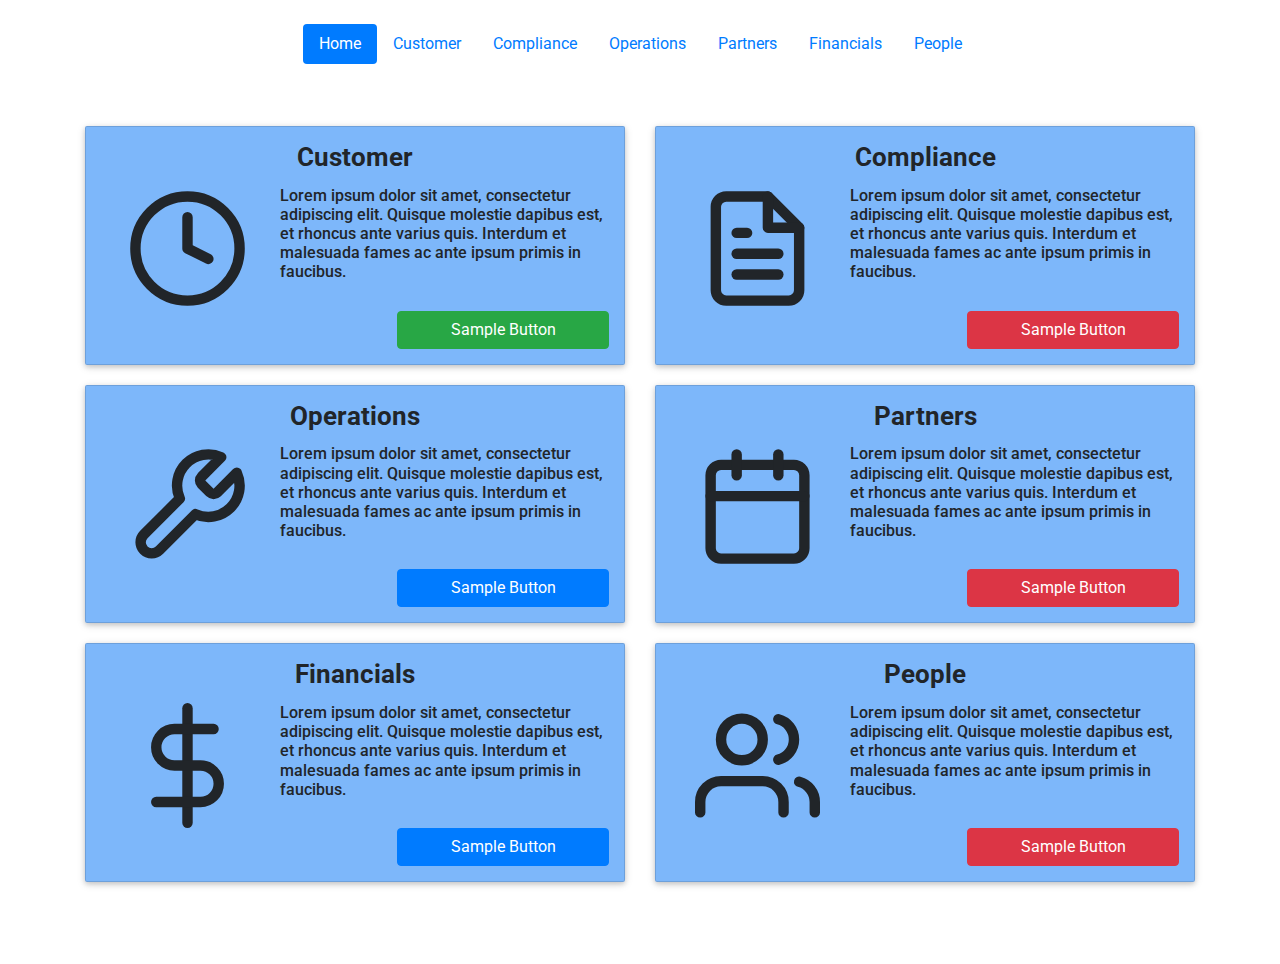
<file: index.html>
<!DOCTYPE html>
<html>

<head>
    <title>Sample Website</title>
    <meta charset="utf-8">
    <meta name="viewport" content="width=device-width, initial-scale=1">
    <link rel="stylesheet" href="https://maxcdn.bootstrapcdn.com/bootstrap/4.3.1/css/bootstrap.min.css">
    <script src="https://ajax.googleapis.com/ajax/libs/jquery/3.4.1/jquery.min.js"></script>
    <script src="https://cdnjs.cloudflare.com/ajax/libs/popper.js/1.14.7/umd/popper.min.js"></script>
    <script src="https://maxcdn.bootstrapcdn.com/bootstrap/4.3.1/js/bootstrap.min.js"></script>

    <script src="javascript/main.js"></script>

    <link href="css/main.css" rel="stylesheet" media="all">

    <body>
        <div class="container-fluid" id="header">

        </div>

        <section class="wrapper">
            <div class="container-fostrap">
                <div>
                    <!-- <h1 class="heading">
                        Sample Cards
                    </h1> -->
                </div>
                <div class="content">
                    <div class="container">
                        <div class="row">
                            <div class="col-xs-12 col-sm-6">
                                <div class="card d-flex flex-column">
                                    <div class="card-content">
                                        <h4 class="card-title text-center">
                                            Customer
                                        </h4>
                                        <div class="card-text">
                                            <div class="row">
                                                <div class="col-4 text-right">
                                                    <svg xmlns="http://www.w3.org/2000/svg" width="125" height="125" viewBox="0 0 24 24" fill="none" stroke="currentColor" stroke-width="2" stroke-linecap="round" stroke-linejoin="round" class="feather feather-clock">
                                                    <circle cx="12" cy="12" r="10"/>
                                                    <polyline points="12 6 12 12 16 14"/>
                                                </svg>
                                                </div>
                                                <div class="col-8 h6 text-left">
                                                    Lorem ipsum dolor sit amet, consectetur adipiscing elit. Quisque molestie dapibus est, et rhoncus ante varius quis. Interdum et malesuada fames ac ante ipsum primis in faucibus.
                                                </div>
                                            </div>
                                        </div>
                                        <div class="text-right">
                                            <a role="button" href="customer.html" class="btn btn-success col-5">Sample Button</a>
                                        </div>
                                    </div>
                                </div>
                            </div>
                            <div class="col-xs-12 col-sm-6">
                                <div class="card d-flex flex-column">
                                    <div class="card-content">
                                        <h4 class="card-title text-center">
                                            Compliance
                                        </h4>
                                        <div class="card-text">
                                            <div class="row">
                                                <div class="col-4 text-right">
                                                    <svg xmlns="http://www.w3.org/2000/svg" width="125" height="125" viewBox="0 0 24 24" fill="none" stroke="currentColor" stroke-width="2" stroke-linecap="round" stroke-linejoin="round" class="feather feather-file-text">
                                                            <path d="M14 2H6a2 2 0 0 0-2 2v16a2 2 0 0 0 2 2h12a2 2 0 0 0 2-2V8z"/>
                                                            <polyline points="14 2 14 8 20 8"/>
                                                            <line x1="16" y1="13" x2="8" y2="13"/><line x1="16" y1="17" x2="8" y2="17"/>
                                                            <polyline points="10 9 9 9 8 9"/>
                                                        </svg>
                                                </div>
                                                <div class="col-8 h6 text-left">
                                                    Lorem ipsum dolor sit amet, consectetur adipiscing elit. Quisque molestie dapibus est, et rhoncus ante varius quis. Interdum et malesuada fames ac ante ipsum primis in faucibus.
                                                </div>
                                            </div>
                                        </div>
                                        <div class="text-right">
                                            <a role="button" href="compliance.html" class="btn btn-danger col-5">Sample Button</a>
                                        </div>
                                    </div>
                                </div>
                            </div>
                        </div>
                        <div class="row">
                            <div class="col-xs-12 col-sm-6">
                                <div class="card d-flex flex-column">
                                    <div class="card-content">
                                        <h4 class="card-title text-center">
                                            Operations
                                        </h4>
                                        <div class="card-text">
                                            <div class="row">
                                                <div class="col-4 text-right">
                                                    <svg xmlns="http://www.w3.org/2000/svg" width="125" height="125" viewBox="0 0 24 24" fill="none" stroke="currentColor" stroke-width="2" stroke-linecap="round" stroke-linejoin="round" class="feather feather-tool"><path d="M14.7 6.3a1 1 0 0 0 0 1.4l1.6 1.6a1 1 0 0 0 1.4 0l3.77-3.77a6 6 0 0 1-7.94 7.94l-6.91 6.91a2.12 2.12 0 0 1-3-3l6.91-6.91a6 6 0 0 1 7.94-7.94l-3.76 3.76z"/>
                                                        </svg>
                                                </div>
                                                <div class="col-8 h6 text-left">
                                                    Lorem ipsum dolor sit amet, consectetur adipiscing elit. Quisque molestie dapibus est, et rhoncus ante varius quis. Interdum et malesuada fames ac ante ipsum primis in faucibus.
                                                </div>
                                            </div>
                                        </div>
                                        <div class="text-right">
                                            <a role="button" href="operations.html" class="btn btn-primary col-5">Sample Button</a>
                                        </div>
                                    </div>
                                </div>
                            </div>
                            <div class="col-xs-12 col-sm-6">
                                <div class="card d-flex flex-column">
                                    <div class="card-content">
                                        <h4 class="card-title text-center">
                                            Partners
                                        </h4>
                                        <div class="card-text">
                                            <div class="row">
                                                <div class="col-4 text-right">
                                                    <svg xmlns="http://www.w3.org/2000/svg" width="125" height="125" viewBox="0 0 24 24" fill="none" stroke="currentColor" stroke-width="2" stroke-linecap="round" stroke-linejoin="round" class="feather feather-calendar"><rect x="3" y="4" width="18" height="18" rx="2" ry="2"/><line x1="16" y1="2" x2="16" y2="6"/>
                                                                <line x1="8" y1="2" x2="8" y2="6"/>
                                                                <line x1="3" y1="10" x2="21" y2="10"/>
                                                            </svg>
                                                </div>
                                                <div class="col-8 h6 text-left">
                                                    Lorem ipsum dolor sit amet, consectetur adipiscing elit. Quisque molestie dapibus est, et rhoncus ante varius quis. Interdum et malesuada fames ac ante ipsum primis in faucibus.
                                                </div>
                                            </div>
                                        </div>
                                        <div class="text-right">
                                            <a role="button" href="partners.html" class="btn btn-danger col-5">Sample Button</a>
                                        </div>
                                    </div>
                                </div>
                            </div>
                        </div>
                        <div class="row">
                            <div class="col-xs-12 col-sm-6">
                                <div class="card d-flex flex-column">
                                    <div class="card-content">
                                        <h4 class="card-title text-center">
                                            Financials
                                        </h4>
                                        <div class="card-text">
                                            <div class="row">
                                                <div class="col-4 text-right">
                                                    <svg xmlns="http://www.w3.org/2000/svg" width="125" height="125" viewBox="0 0 24 24" fill="none" stroke="currentColor" stroke-width="2" stroke-linecap="round" stroke-linejoin="round" class="feather feather-dollar-sign"><line x1="12" y1="1" x2="12" y2="23"/>
                                                            <path d="M17 5H9.5a3.5 3.5 0 0 0 0 7h5a3.5 3.5 0 0 1 0 7H6"/>
                                                        </svg>
                                                </div>
                                                <div class="col-8 h6 text-left">
                                                    Lorem ipsum dolor sit amet, consectetur adipiscing elit. Quisque molestie dapibus est, et rhoncus ante varius quis. Interdum et malesuada fames ac ante ipsum primis in faucibus.
                                                </div>
                                            </div>
                                        </div>
                                        <div class="text-right">
                                            <a role="button" href="financials.html" class="btn btn-primary col-5">Sample Button</a>
                                        </div>
                                    </div>
                                </div>
                            </div>
                            <div class="col-xs-12 col-sm-6">
                                <div class="card d-flex flex-column">
                                    <div class="card-content">
                                        <h4 class="card-title text-center">
                                            People
                                        </h4>
                                        <div class="card-text">
                                            <div class="row">
                                                <div class="col-4 text-right">
                                                    <svg xmlns="http://www.w3.org/2000/svg" width="125" height="125" viewBox="0 0 24 24" fill="none" stroke="currentColor" stroke-width="2" stroke-linecap="round" stroke-linejoin="round" class="feather feather-users">
                                                            <path d="M17 21v-2a4 4 0 0 0-4-4H5a4 4 0 0 0-4 4v2"/><circle cx="9" cy="7" r="4"/><path d="M23 21v-2a4 4 0 0 0-3-3.87"/>
                                                            <path d="M16 3.13a4 4 0 0 1 0 7.75"/>
                                                        </svg>
                                                </div>
                                                <div class="col-8 h6 text-left">
                                                    Lorem ipsum dolor sit amet, consectetur adipiscing elit. Quisque molestie dapibus est, et rhoncus ante varius quis. Interdum et malesuada fames ac ante ipsum primis in faucibus.
                                                </div>
                                            </div>
                                        </div>
                                        <div class="text-right">
                                            <a role="button" href="people.html" class="btn btn-danger col-5">Sample Button</a>
                                        </div>
                                    </div>
                                </div>
                            </div>
                        </div>
                    </div>
                </div>
            </div>
        </section>
    </body>

</html>
</file>
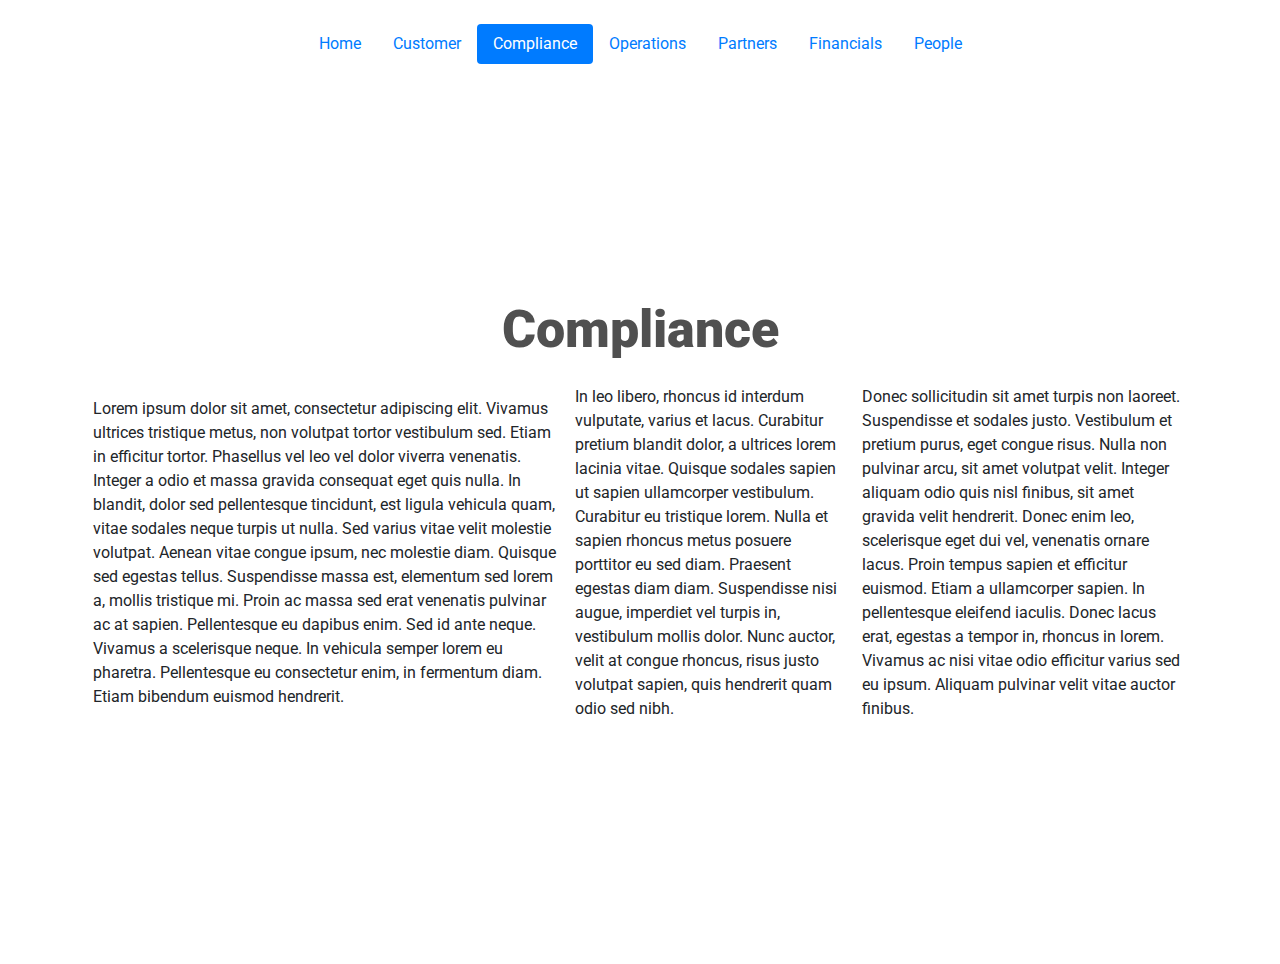
<file: compliance.html>
<!DOCTYPE html>
<html>

<head>
    <title>Sample Website</title>
    <meta charset="utf-8">
    <meta name="viewport" content="width=device-width, initial-scale=1">
    <link rel="stylesheet" href="https://maxcdn.bootstrapcdn.com/bootstrap/4.3.1/css/bootstrap.min.css">
    <script src="https://ajax.googleapis.com/ajax/libs/jquery/3.4.1/jquery.min.js"></script>
    <script src="https://cdnjs.cloudflare.com/ajax/libs/popper.js/1.14.7/umd/popper.min.js"></script>
    <script src="https://maxcdn.bootstrapcdn.com/bootstrap/4.3.1/js/bootstrap.min.js"></script>

    <script src="../javascript/main.js"></script>

    <link href="../css/main.css" rel="stylesheet" media="all">

    <body>
        <div class="container-fluid" id="header">

        </div>

        <section class="wrapper">
            <div class="container-fostrap">
                <div>
                    <h1 class="heading text-center">
                        Compliance
                    </h1>
                </div>
                <div class="content">
                    <div class="container">
                        <div class="d-flex align-items-center">
                            <div class="p p-2 text-left">
                                Lorem ipsum dolor sit amet, consectetur adipiscing elit. Vivamus ultrices tristique metus, non volutpat tortor vestibulum sed. Etiam in efficitur tortor. Phasellus vel leo vel dolor viverra venenatis. Integer a odio et massa gravida consequat eget quis
                                nulla. In blandit, dolor sed pellentesque tincidunt, est ligula vehicula quam, vitae sodales neque turpis ut nulla. Sed varius vitae velit molestie volutpat. Aenean vitae congue ipsum, nec molestie diam. Quisque sed egestas
                                tellus. Suspendisse massa est, elementum sed lorem a, mollis tristique mi. Proin ac massa sed erat venenatis pulvinar ac at sapien. Pellentesque eu dapibus enim. Sed id ante neque. Vivamus a scelerisque neque. In vehicula
                                semper lorem eu pharetra. Pellentesque eu consectetur enim, in fermentum diam. Etiam bibendum euismod hendrerit.
                            </div>
                            <div class="p p-2 text-left">
                                In leo libero, rhoncus id interdum vulputate, varius et lacus. Curabitur pretium blandit dolor, a ultrices lorem lacinia vitae. Quisque sodales sapien ut sapien ullamcorper vestibulum. Curabitur eu tristique lorem. Nulla et sapien rhoncus metus posuere
                                porttitor eu sed diam. Praesent egestas diam diam. Suspendisse nisi augue, imperdiet vel turpis in, vestibulum mollis dolor. Nunc auctor, velit at congue rhoncus, risus justo volutpat sapien, quis hendrerit quam odio sed
                                nibh.
                            </div>
                            <div class="p p-2 text-left">
                                Donec sollicitudin sit amet turpis non laoreet. Suspendisse et sodales justo. Vestibulum et pretium purus, eget congue risus. Nulla non pulvinar arcu, sit amet volutpat velit. Integer aliquam odio quis nisl finibus, sit amet gravida velit hendrerit. Donec
                                enim leo, scelerisque eget dui vel, venenatis ornare lacus. Proin tempus sapien et efficitur euismod. Etiam a ullamcorper sapien. In pellentesque eleifend iaculis. Donec lacus erat, egestas a tempor in, rhoncus in lorem.
                                Vivamus ac nisi vitae odio efficitur varius sed eu ipsum. Aliquam pulvinar velit vitae auctor finibus.
                            </div>
                        </div>
                    </div>
                </div>
            </div>
        </section>

    </body>

</html>
</file>
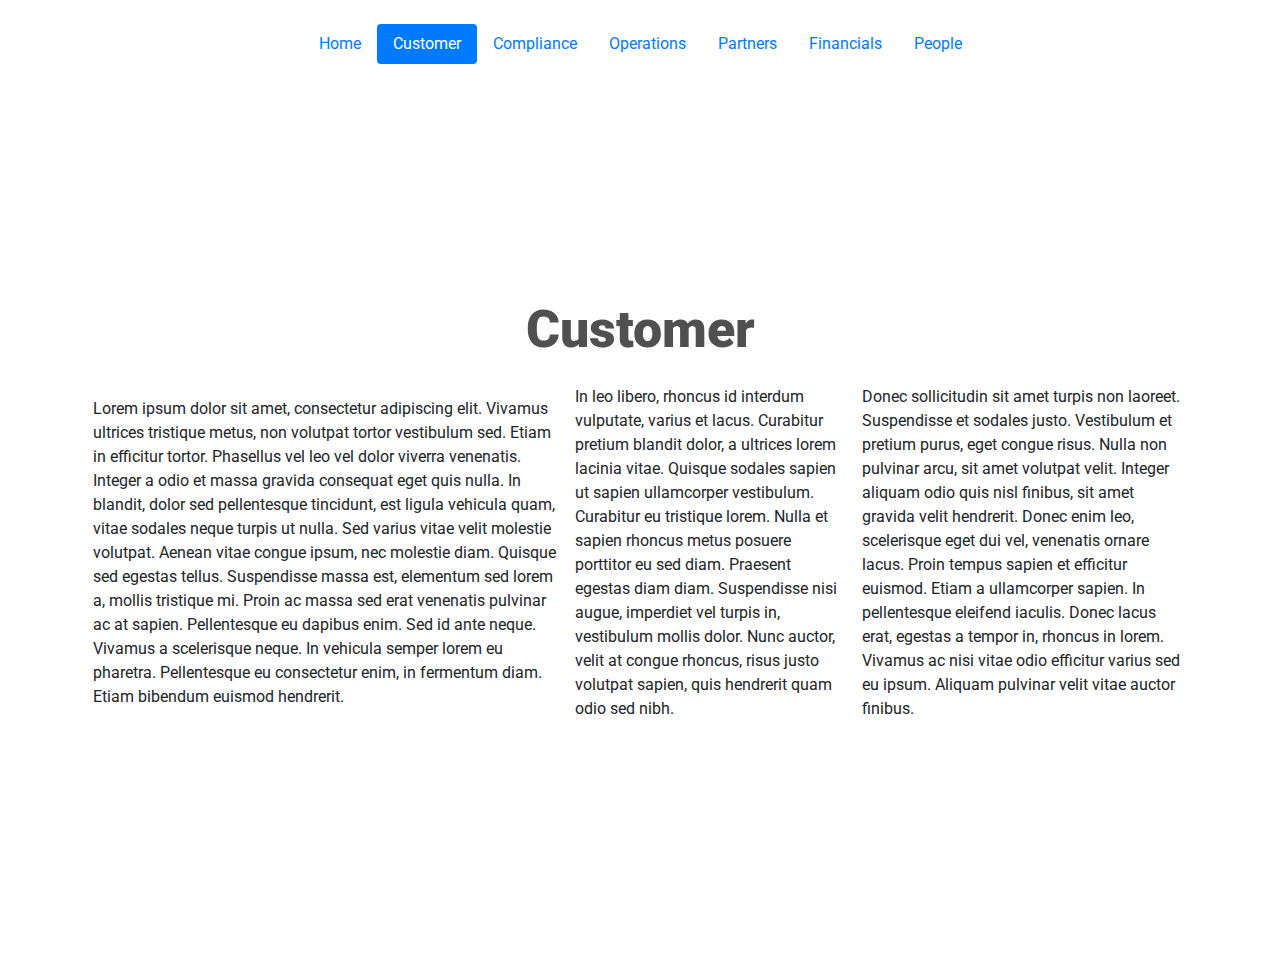
<file: customer.html>
<!DOCTYPE html>
<html>

<head>
    <title>Sample Website</title>
    <meta charset="utf-8">
    <meta name="viewport" content="width=device-width, initial-scale=1">
    <link rel="stylesheet" href="https://maxcdn.bootstrapcdn.com/bootstrap/4.3.1/css/bootstrap.min.css">
    <script src="https://ajax.googleapis.com/ajax/libs/jquery/3.4.1/jquery.min.js"></script>
    <script src="https://cdnjs.cloudflare.com/ajax/libs/popper.js/1.14.7/umd/popper.min.js"></script>
    <script src="https://maxcdn.bootstrapcdn.com/bootstrap/4.3.1/js/bootstrap.min.js"></script>

    <script src="../javascript/main.js"></script>

    <link href="../css/main.css" rel="stylesheet" media="all">

    <body>
        <div class="container-fluid" id="header">

        </div>

        <section class="wrapper">
            <div class="container-fostrap">
                <div>
                    <h1 class="heading text-center">
                        Customer
                    </h1>
                </div>
                <div class="content">
                    <div class="container">
                        <div class="d-flex align-items-center">
                            <div class="p p-2 text-left">
                                Lorem ipsum dolor sit amet, consectetur adipiscing elit. Vivamus ultrices tristique metus, non volutpat tortor vestibulum sed. Etiam in efficitur tortor. Phasellus vel leo vel dolor viverra venenatis. Integer a odio et massa gravida consequat eget quis
                                nulla. In blandit, dolor sed pellentesque tincidunt, est ligula vehicula quam, vitae sodales neque turpis ut nulla. Sed varius vitae velit molestie volutpat. Aenean vitae congue ipsum, nec molestie diam. Quisque sed egestas
                                tellus. Suspendisse massa est, elementum sed lorem a, mollis tristique mi. Proin ac massa sed erat venenatis pulvinar ac at sapien. Pellentesque eu dapibus enim. Sed id ante neque. Vivamus a scelerisque neque. In vehicula
                                semper lorem eu pharetra. Pellentesque eu consectetur enim, in fermentum diam. Etiam bibendum euismod hendrerit.
                            </div>
                            <div class="p p-2 text-left">
                                In leo libero, rhoncus id interdum vulputate, varius et lacus. Curabitur pretium blandit dolor, a ultrices lorem lacinia vitae. Quisque sodales sapien ut sapien ullamcorper vestibulum. Curabitur eu tristique lorem. Nulla et sapien rhoncus metus posuere
                                porttitor eu sed diam. Praesent egestas diam diam. Suspendisse nisi augue, imperdiet vel turpis in, vestibulum mollis dolor. Nunc auctor, velit at congue rhoncus, risus justo volutpat sapien, quis hendrerit quam odio sed
                                nibh.
                            </div>
                            <div class="p p-2 text-left">
                                Donec sollicitudin sit amet turpis non laoreet. Suspendisse et sodales justo. Vestibulum et pretium purus, eget congue risus. Nulla non pulvinar arcu, sit amet volutpat velit. Integer aliquam odio quis nisl finibus, sit amet gravida velit hendrerit. Donec
                                enim leo, scelerisque eget dui vel, venenatis ornare lacus. Proin tempus sapien et efficitur euismod. Etiam a ullamcorper sapien. In pellentesque eleifend iaculis. Donec lacus erat, egestas a tempor in, rhoncus in lorem.
                                Vivamus ac nisi vitae odio efficitur varius sed eu ipsum. Aliquam pulvinar velit vitae auctor finibus.
                            </div>
                        </div>
                    </div>
                </div>
            </div>
        </section>

    </body>

</html>
</file>
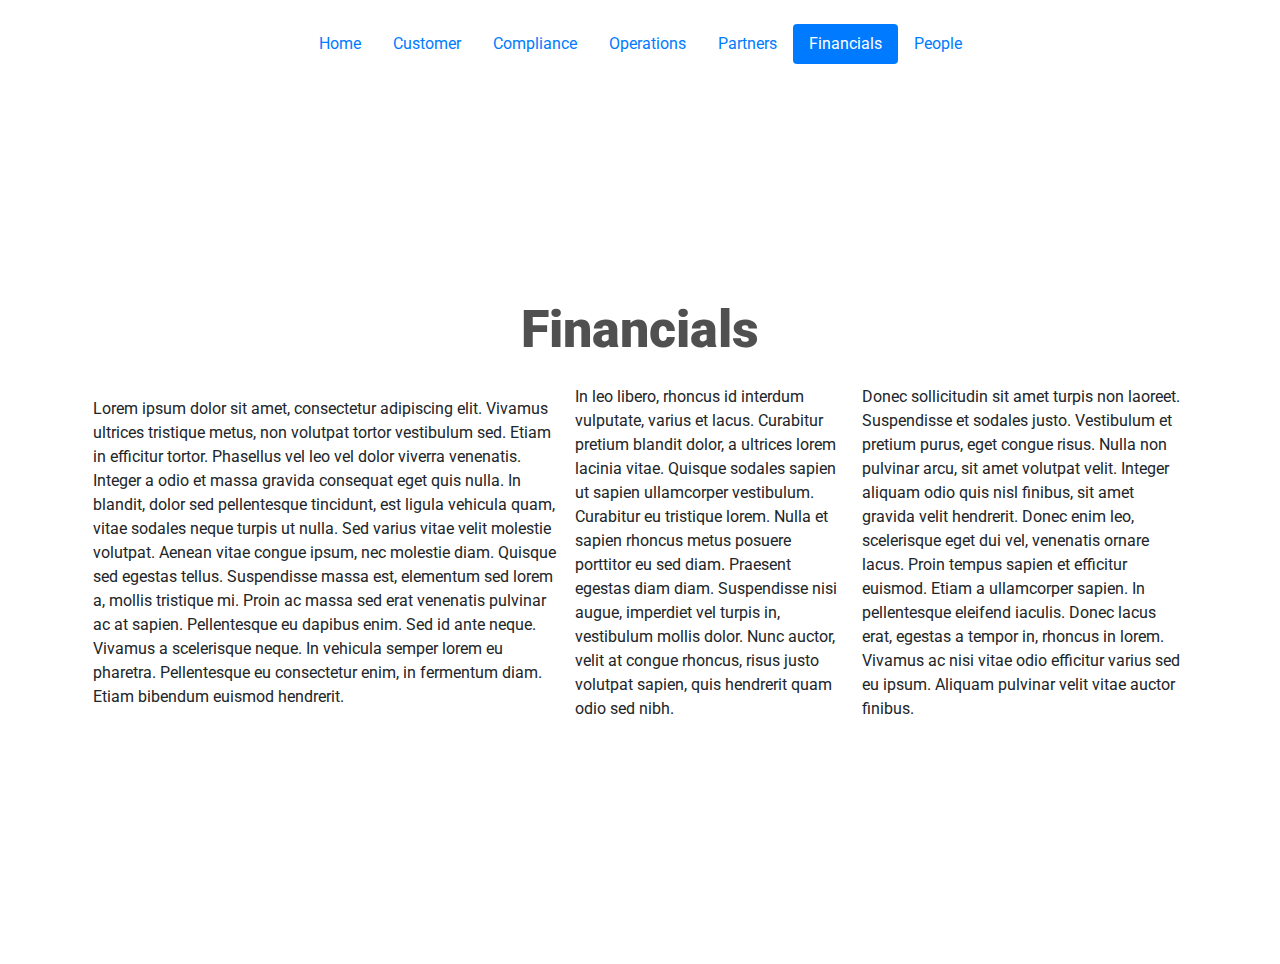
<file: financials.html>
<!DOCTYPE html>
<html>

<head>
    <title>Sample Website</title>
    <meta charset="utf-8">
    <meta name="viewport" content="width=device-width, initial-scale=1">
    <link rel="stylesheet" href="https://maxcdn.bootstrapcdn.com/bootstrap/4.3.1/css/bootstrap.min.css">
    <script src="https://ajax.googleapis.com/ajax/libs/jquery/3.4.1/jquery.min.js"></script>
    <script src="https://cdnjs.cloudflare.com/ajax/libs/popper.js/1.14.7/umd/popper.min.js"></script>
    <script src="https://maxcdn.bootstrapcdn.com/bootstrap/4.3.1/js/bootstrap.min.js"></script>

    <script src="../javascript/main.js"></script>

    <link href="../css/main.css" rel="stylesheet" media="all">

    <body>
        <div class="container-fluid" id="header">

        </div>

        <section class="wrapper">
            <div class="container-fostrap">
                <div>
                    <h1 class="heading text-center">
                        Financials
                    </h1>
                </div>
                <div class="content">
                    <div class="container">
                        <div class="d-flex align-items-center">
                            <div class="p p-2 text-left">
                                Lorem ipsum dolor sit amet, consectetur adipiscing elit. Vivamus ultrices tristique metus, non volutpat tortor vestibulum sed. Etiam in efficitur tortor. Phasellus vel leo vel dolor viverra venenatis. Integer a odio et massa gravida consequat eget quis
                                nulla. In blandit, dolor sed pellentesque tincidunt, est ligula vehicula quam, vitae sodales neque turpis ut nulla. Sed varius vitae velit molestie volutpat. Aenean vitae congue ipsum, nec molestie diam. Quisque sed egestas
                                tellus. Suspendisse massa est, elementum sed lorem a, mollis tristique mi. Proin ac massa sed erat venenatis pulvinar ac at sapien. Pellentesque eu dapibus enim. Sed id ante neque. Vivamus a scelerisque neque. In vehicula
                                semper lorem eu pharetra. Pellentesque eu consectetur enim, in fermentum diam. Etiam bibendum euismod hendrerit.
                            </div>
                            <div class="p p-2 text-left">
                                In leo libero, rhoncus id interdum vulputate, varius et lacus. Curabitur pretium blandit dolor, a ultrices lorem lacinia vitae. Quisque sodales sapien ut sapien ullamcorper vestibulum. Curabitur eu tristique lorem. Nulla et sapien rhoncus metus posuere
                                porttitor eu sed diam. Praesent egestas diam diam. Suspendisse nisi augue, imperdiet vel turpis in, vestibulum mollis dolor. Nunc auctor, velit at congue rhoncus, risus justo volutpat sapien, quis hendrerit quam odio sed
                                nibh.
                            </div>
                            <div class="p p-2 text-left">
                                Donec sollicitudin sit amet turpis non laoreet. Suspendisse et sodales justo. Vestibulum et pretium purus, eget congue risus. Nulla non pulvinar arcu, sit amet volutpat velit. Integer aliquam odio quis nisl finibus, sit amet gravida velit hendrerit. Donec
                                enim leo, scelerisque eget dui vel, venenatis ornare lacus. Proin tempus sapien et efficitur euismod. Etiam a ullamcorper sapien. In pellentesque eleifend iaculis. Donec lacus erat, egestas a tempor in, rhoncus in lorem.
                                Vivamus ac nisi vitae odio efficitur varius sed eu ipsum. Aliquam pulvinar velit vitae auctor finibus.
                            </div>
                        </div>
                    </div>
                </div>
            </div>
        </section>

    </body>

</html>
</file>
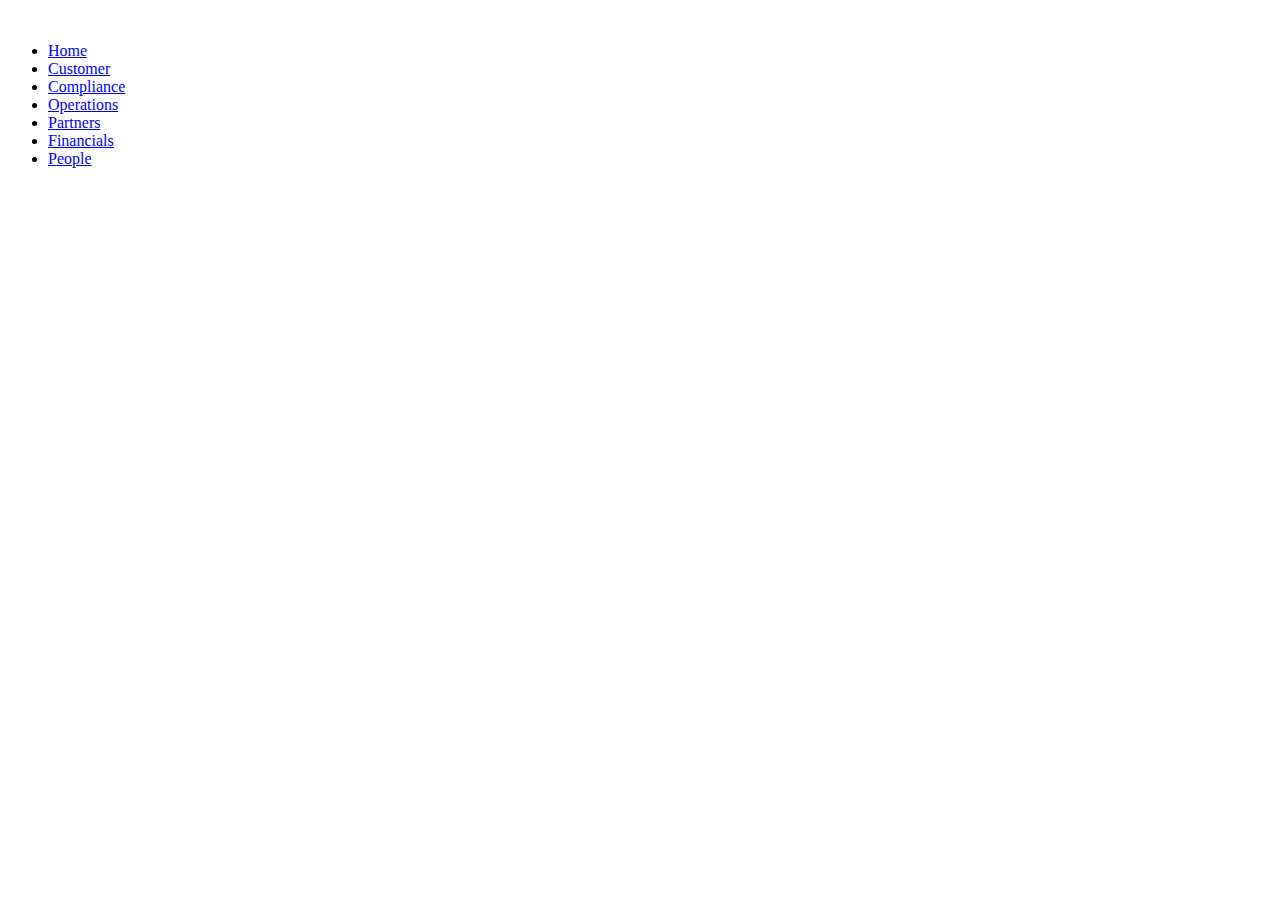
<file: navbar.html>
<body>
    <br/>
    <ul class="nav nav-pills justify-content-center">
        <li id="home" class="nav-item">
            <a class="nav-link" href="index.html">Home</a>
        </li>
        <li id="home" class="nav-item">
            <a class="nav-link" href="customer.html">Customer</a>
        </li>
        <li id="compliance" class="nav-item">
            <a class="nav-link" href="compliance.html">Compliance</a>
        </li>
        <li id="operations" class="nav-item">
            <a class="nav-link" href="operations.html">Operations</a>
        </li>
        <li id="partners" class="nav-item">
            <a class="nav-link" href="partners.html">Partners</a>
        </li>
        <li id="financials" class="nav-item">
            <a class="nav-link" href="financials.html">Financials</a>
        </li>
        <li id="people" class="nav-item">
            <a class="nav-link" href="people.html">People</a>
        </li>
        <!-- <li class="nav-item">
            <a class="nav-link disabled" href="#">Disabled</a>
        </li> -->
    </ul>
</body>

<script>
    $(function() {
        var current = location.pathname.replace(/\//g, "");
        $('ul.nav.nav-pills li a').each(function() {
            var $this = $(this);
            if ($this.attr('href').indexOf(current) !== -1) {
                $this.addClass('active');
            }
        })
    });
</script>
</file>
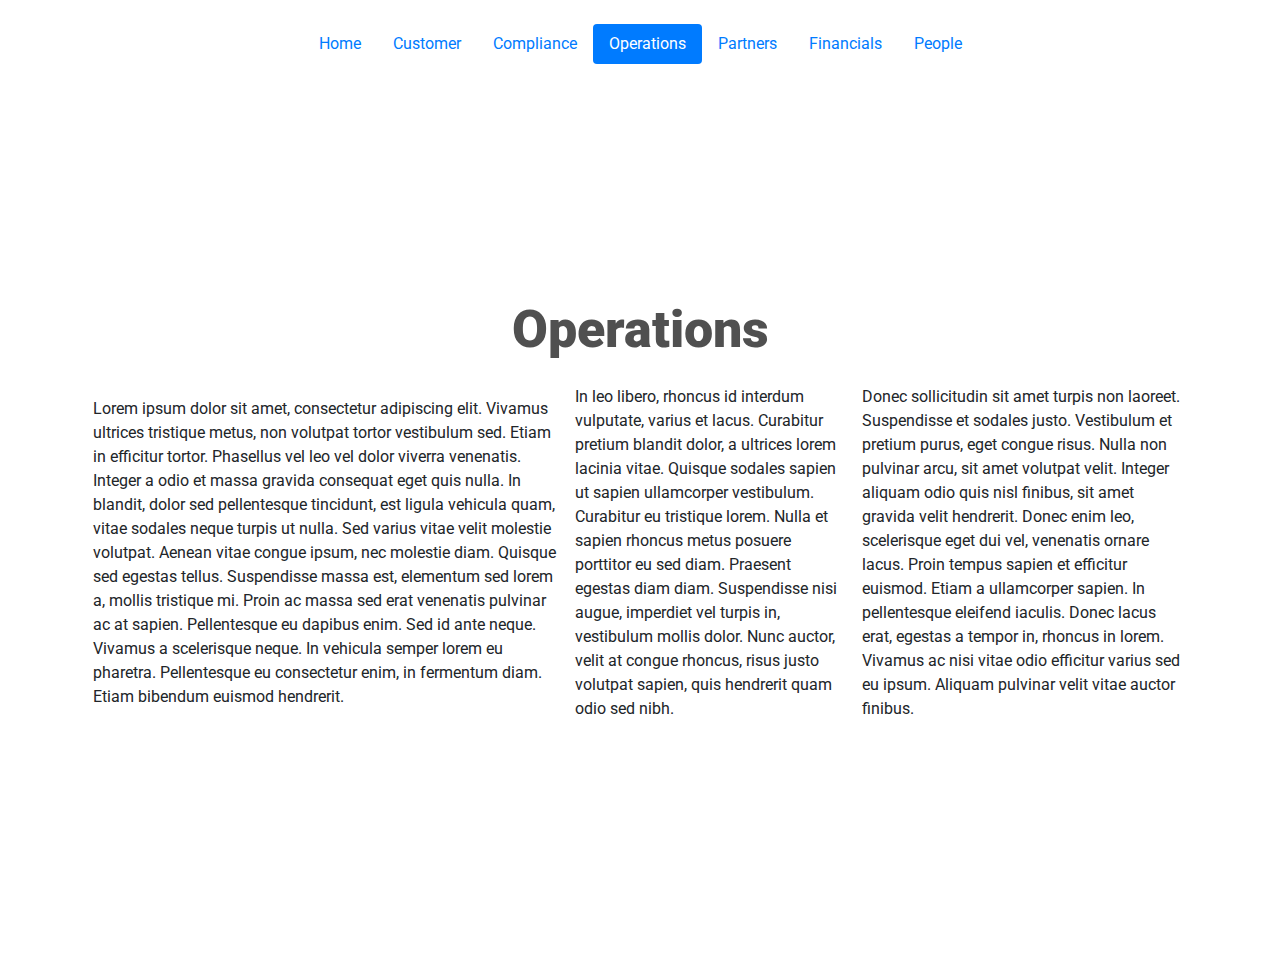
<file: operations.html>
<!DOCTYPE html>
<html>

<head>
    <title>Sample Website</title>
    <meta charset="utf-8">
    <meta name="viewport" content="width=device-width, initial-scale=1">
    <link rel="stylesheet" href="https://maxcdn.bootstrapcdn.com/bootstrap/4.3.1/css/bootstrap.min.css">
    <script src="https://ajax.googleapis.com/ajax/libs/jquery/3.4.1/jquery.min.js"></script>
    <script src="https://cdnjs.cloudflare.com/ajax/libs/popper.js/1.14.7/umd/popper.min.js"></script>
    <script src="https://maxcdn.bootstrapcdn.com/bootstrap/4.3.1/js/bootstrap.min.js"></script>

    <script src="../javascript/main.js"></script>

    <link href="../css/main.css" rel="stylesheet" media="all">

    <body>
        <div class="container-fluid" id="header">

        </div>

        <section class="wrapper">
            <div class="container-fostrap">
                <div>
                    <h1 class="heading text-center">
                        Operations
                    </h1>
                </div>
                <div class="content">
                    <div class="container">
                        <div class="d-flex align-items-center">
                            <div class="p p-2 text-left">
                                Lorem ipsum dolor sit amet, consectetur adipiscing elit. Vivamus ultrices tristique metus, non volutpat tortor vestibulum sed. Etiam in efficitur tortor. Phasellus vel leo vel dolor viverra venenatis. Integer a odio et massa gravida consequat eget quis
                                nulla. In blandit, dolor sed pellentesque tincidunt, est ligula vehicula quam, vitae sodales neque turpis ut nulla. Sed varius vitae velit molestie volutpat. Aenean vitae congue ipsum, nec molestie diam. Quisque sed egestas
                                tellus. Suspendisse massa est, elementum sed lorem a, mollis tristique mi. Proin ac massa sed erat venenatis pulvinar ac at sapien. Pellentesque eu dapibus enim. Sed id ante neque. Vivamus a scelerisque neque. In vehicula
                                semper lorem eu pharetra. Pellentesque eu consectetur enim, in fermentum diam. Etiam bibendum euismod hendrerit.
                            </div>
                            <div class="p p-2 text-left">
                                In leo libero, rhoncus id interdum vulputate, varius et lacus. Curabitur pretium blandit dolor, a ultrices lorem lacinia vitae. Quisque sodales sapien ut sapien ullamcorper vestibulum. Curabitur eu tristique lorem. Nulla et sapien rhoncus metus posuere
                                porttitor eu sed diam. Praesent egestas diam diam. Suspendisse nisi augue, imperdiet vel turpis in, vestibulum mollis dolor. Nunc auctor, velit at congue rhoncus, risus justo volutpat sapien, quis hendrerit quam odio sed
                                nibh.
                            </div>
                            <div class="p p-2 text-left">
                                Donec sollicitudin sit amet turpis non laoreet. Suspendisse et sodales justo. Vestibulum et pretium purus, eget congue risus. Nulla non pulvinar arcu, sit amet volutpat velit. Integer aliquam odio quis nisl finibus, sit amet gravida velit hendrerit. Donec
                                enim leo, scelerisque eget dui vel, venenatis ornare lacus. Proin tempus sapien et efficitur euismod. Etiam a ullamcorper sapien. In pellentesque eleifend iaculis. Donec lacus erat, egestas a tempor in, rhoncus in lorem.
                                Vivamus ac nisi vitae odio efficitur varius sed eu ipsum. Aliquam pulvinar velit vitae auctor finibus.
                            </div>
                        </div>
                    </div>
                </div>
            </div>
        </section>

    </body>

</html>
</file>
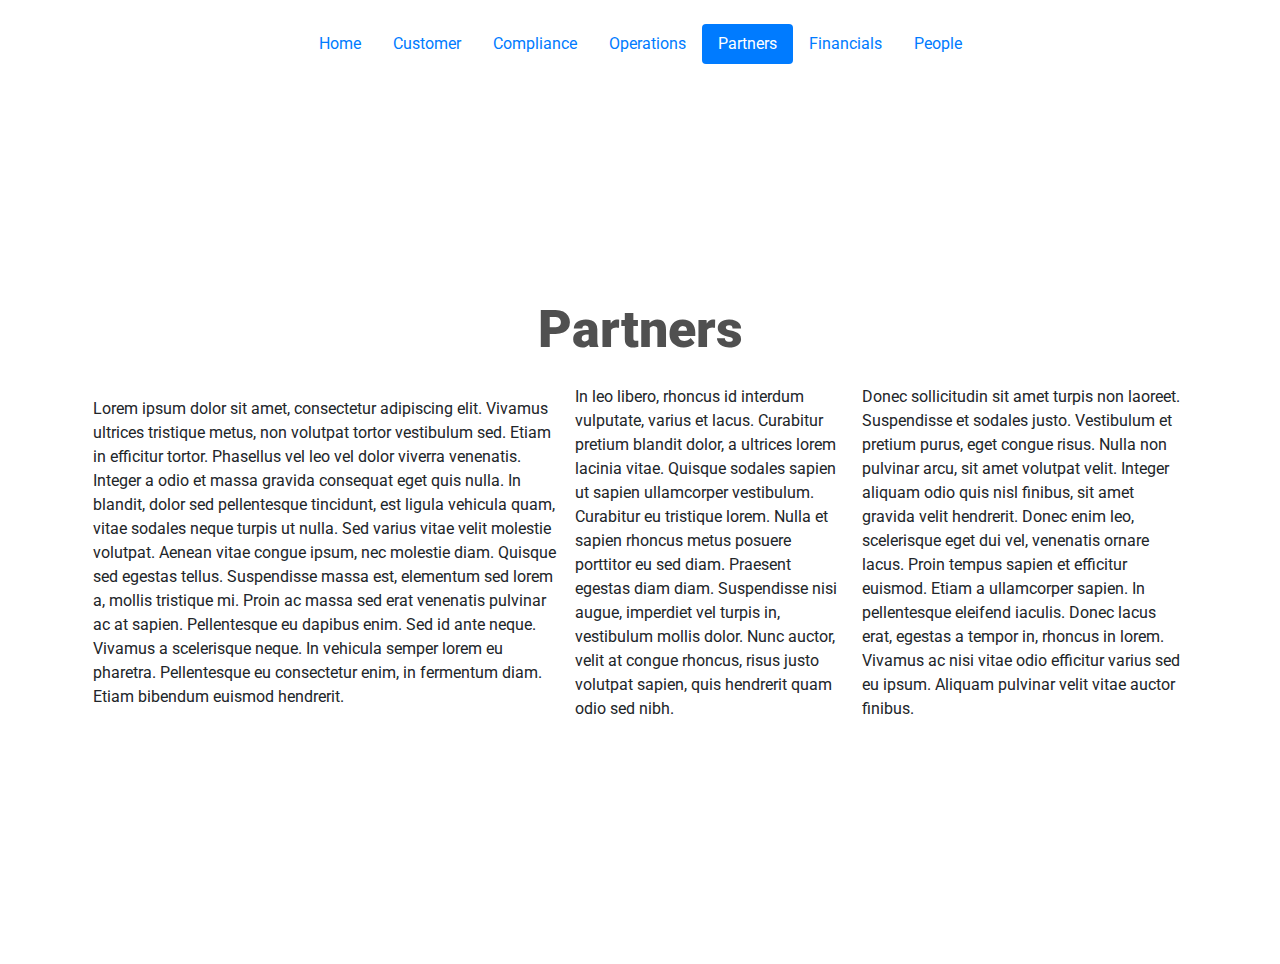
<file: partners.html>
<!DOCTYPE html>
<html>

<head>
    <title>Sample Website</title>
    <meta charset="utf-8">
    <meta name="viewport" content="width=device-width, initial-scale=1">
    <link rel="stylesheet" href="https://maxcdn.bootstrapcdn.com/bootstrap/4.3.1/css/bootstrap.min.css">
    <script src="https://ajax.googleapis.com/ajax/libs/jquery/3.4.1/jquery.min.js"></script>
    <script src="https://cdnjs.cloudflare.com/ajax/libs/popper.js/1.14.7/umd/popper.min.js"></script>
    <script src="https://maxcdn.bootstrapcdn.com/bootstrap/4.3.1/js/bootstrap.min.js"></script>

    <script src="../javascript/main.js"></script>

    <link href="../css/main.css" rel="stylesheet" media="all">

    <body>
        <div class="container-fluid" id="header">

        </div>

        <section class="wrapper">
            <div class="container-fostrap">
                <div>
                    <h1 class="heading text-center">
                        Partners
                    </h1>
                </div>
                <div class="content">
                    <div class="container">
                        <div class="d-flex align-items-center">
                            <div class="p p-2 text-left">
                                Lorem ipsum dolor sit amet, consectetur adipiscing elit. Vivamus ultrices tristique metus, non volutpat tortor vestibulum sed. Etiam in efficitur tortor. Phasellus vel leo vel dolor viverra venenatis. Integer a odio et massa gravida consequat eget quis
                                nulla. In blandit, dolor sed pellentesque tincidunt, est ligula vehicula quam, vitae sodales neque turpis ut nulla. Sed varius vitae velit molestie volutpat. Aenean vitae congue ipsum, nec molestie diam. Quisque sed egestas
                                tellus. Suspendisse massa est, elementum sed lorem a, mollis tristique mi. Proin ac massa sed erat venenatis pulvinar ac at sapien. Pellentesque eu dapibus enim. Sed id ante neque. Vivamus a scelerisque neque. In vehicula
                                semper lorem eu pharetra. Pellentesque eu consectetur enim, in fermentum diam. Etiam bibendum euismod hendrerit.
                            </div>
                            <div class="p p-2 text-left">
                                In leo libero, rhoncus id interdum vulputate, varius et lacus. Curabitur pretium blandit dolor, a ultrices lorem lacinia vitae. Quisque sodales sapien ut sapien ullamcorper vestibulum. Curabitur eu tristique lorem. Nulla et sapien rhoncus metus posuere
                                porttitor eu sed diam. Praesent egestas diam diam. Suspendisse nisi augue, imperdiet vel turpis in, vestibulum mollis dolor. Nunc auctor, velit at congue rhoncus, risus justo volutpat sapien, quis hendrerit quam odio sed
                                nibh.
                            </div>
                            <div class="p p-2 text-left">
                                Donec sollicitudin sit amet turpis non laoreet. Suspendisse et sodales justo. Vestibulum et pretium purus, eget congue risus. Nulla non pulvinar arcu, sit amet volutpat velit. Integer aliquam odio quis nisl finibus, sit amet gravida velit hendrerit. Donec
                                enim leo, scelerisque eget dui vel, venenatis ornare lacus. Proin tempus sapien et efficitur euismod. Etiam a ullamcorper sapien. In pellentesque eleifend iaculis. Donec lacus erat, egestas a tempor in, rhoncus in lorem.
                                Vivamus ac nisi vitae odio efficitur varius sed eu ipsum. Aliquam pulvinar velit vitae auctor finibus.
                            </div>
                        </div>
                    </div>
                </div>
            </div>
        </section>

    </body>

</html>
</file>
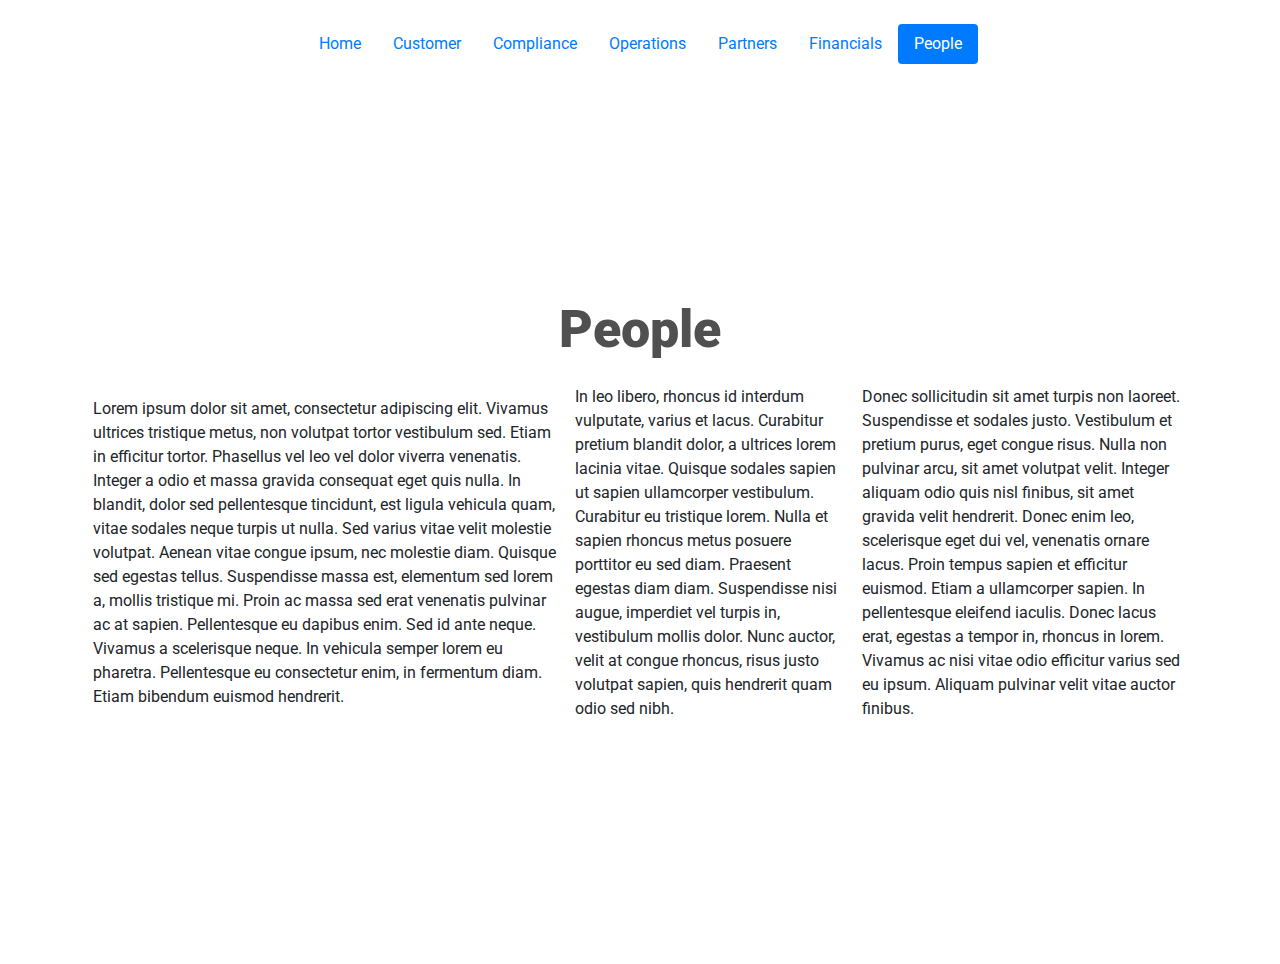
<file: people.html>
<!DOCTYPE html>
<html>

<head>
    <title>Sample Website</title>
    <meta charset="utf-8">
    <meta name="viewport" content="width=device-width, initial-scale=1">
    <link rel="stylesheet" href="https://maxcdn.bootstrapcdn.com/bootstrap/4.3.1/css/bootstrap.min.css">
    <script src="https://ajax.googleapis.com/ajax/libs/jquery/3.4.1/jquery.min.js"></script>
    <script src="https://cdnjs.cloudflare.com/ajax/libs/popper.js/1.14.7/umd/popper.min.js"></script>
    <script src="https://maxcdn.bootstrapcdn.com/bootstrap/4.3.1/js/bootstrap.min.js"></script>

    <script src="../javascript/main.js"></script>

    <link href="../css/main.css" rel="stylesheet" media="all">

    <body>
        <div class="container-fluid" id="header">

        </div>

        <section class="wrapper">
            <div class="container-fostrap">
                <div>
                    <h1 class="heading text-center">
                        People
                    </h1>
                </div>
                <div class="content">
                    <div class="container">
                        <div class="d-flex align-items-center">
                            <div class="p p-2 text-left">
                                Lorem ipsum dolor sit amet, consectetur adipiscing elit. Vivamus ultrices tristique metus, non volutpat tortor vestibulum sed. Etiam in efficitur tortor. Phasellus vel leo vel dolor viverra venenatis. Integer a odio et massa gravida consequat eget quis
                                nulla. In blandit, dolor sed pellentesque tincidunt, est ligula vehicula quam, vitae sodales neque turpis ut nulla. Sed varius vitae velit molestie volutpat. Aenean vitae congue ipsum, nec molestie diam. Quisque sed egestas
                                tellus. Suspendisse massa est, elementum sed lorem a, mollis tristique mi. Proin ac massa sed erat venenatis pulvinar ac at sapien. Pellentesque eu dapibus enim. Sed id ante neque. Vivamus a scelerisque neque. In vehicula
                                semper lorem eu pharetra. Pellentesque eu consectetur enim, in fermentum diam. Etiam bibendum euismod hendrerit.
                            </div>
                            <div class="p p-2 text-left">
                                In leo libero, rhoncus id interdum vulputate, varius et lacus. Curabitur pretium blandit dolor, a ultrices lorem lacinia vitae. Quisque sodales sapien ut sapien ullamcorper vestibulum. Curabitur eu tristique lorem. Nulla et sapien rhoncus metus posuere
                                porttitor eu sed diam. Praesent egestas diam diam. Suspendisse nisi augue, imperdiet vel turpis in, vestibulum mollis dolor. Nunc auctor, velit at congue rhoncus, risus justo volutpat sapien, quis hendrerit quam odio sed
                                nibh.
                            </div>
                            <div class="p p-2 text-left">
                                Donec sollicitudin sit amet turpis non laoreet. Suspendisse et sodales justo. Vestibulum et pretium purus, eget congue risus. Nulla non pulvinar arcu, sit amet volutpat velit. Integer aliquam odio quis nisl finibus, sit amet gravida velit hendrerit. Donec
                                enim leo, scelerisque eget dui vel, venenatis ornare lacus. Proin tempus sapien et efficitur euismod. Etiam a ullamcorper sapien. In pellentesque eleifend iaculis. Donec lacus erat, egestas a tempor in, rhoncus in lorem.
                                Vivamus ac nisi vitae odio efficitur varius sed eu ipsum. Aliquam pulvinar velit vitae auctor finibus.
                            </div>
                        </div>
                    </div>
                </div>
            </div>
        </section>

    </body>

</html>
</file>
<file: css/main.css>
@import url(https://fonts.googleapis.com/css?family=Roboto:400,100,900);
html,
body {
    -moz-box-sizing: border-box;
    box-sizing: border-box;
    height: 100%;
    width: 100%;
    background: #FFF;
    font-family: 'Roboto', sans-serif;
    font-weight: 400;
}

.wrapper {
    display: table;
    height: 100%;
    width: 100%;
}

.container-fostrap {
    display: table-cell;
    padding: 1em;
    text-align: center;
    vertical-align: middle;
}

.fostrap-logo {
    width: 100px;
    margin-bottom: 15px
}

h1.heading {
    color: #fff;
    font-size: 1.15em;
    font-weight: 900;
    margin: 0 0 0.5em;
    color: #505050;
}

@media (min-width: 450px) {
    h1.heading {
        font-size: 3.55em;
    }
}

@media (min-width: 760px) {
    h1.heading {
        font-size: 3.05em;
    }
}

@media (min-width: 900px) {
    h1.heading {
        font-size: 3.25em;
        margin: 0 0 0.3em;
    }
}

.card {
    display: block;
    margin-bottom: 20px;
    line-height: 1.42857143;
    background-color: #358ff7a4;
    border-radius: 2px;
    box-shadow: 0 2px 5px 0 rgba(0, 0, 0, 0.16), 0 2px 10px 0 rgba(0, 0, 0, 0.12);
    transition: box-shadow .25s;
}

.card:hover {
    box-shadow: 0 8px 17px 0 rgba(0, 0, 0, 0.2), 0 6px 20px 0 rgba(0, 0, 0, 0.19);
}

.img-card {
    width: 100%;
    height: 200px;
    border-top-left-radius: 2px;
    border-top-right-radius: 2px;
    display: block;
    overflow: hidden;
}

.img-card img {
    width: 100%;
    height: 200px;
    object-fit: cover;
    transition: all .25s ease;
}

.card-content {
    padding: 15px;
    text-align: left;
}

.card-title {
    margin-top: 0px;
    font-weight: 700;
    font-size: 1.65em;
}

.card-title a {
    color: #000;
    text-decoration: none !important;
}

.card-read-more {
    border-top: 1px solid #D4D4D4;
}

.card-read-more a {
    text-decoration: none !important;
    padding: 10px;
    font-weight: 600;
    text-transform: uppercase
}
</file>
